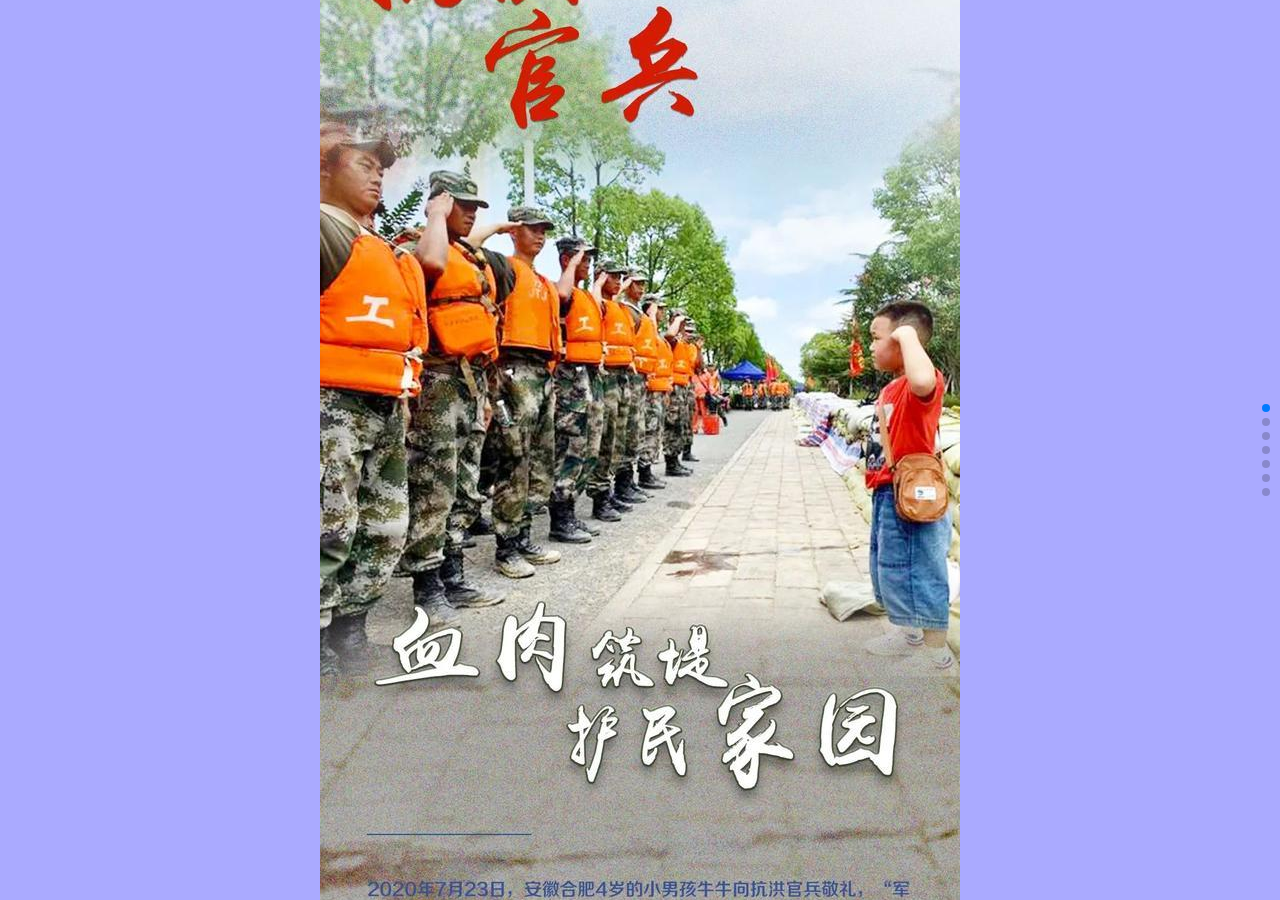
<file: two.html>
<!DOCTYPE html>
<head>
	<meta charset="utf-8">
	<meta name="viewport" content="width=device-width, user-scalab=no,
	initial-scale=1.0,maximun-scale=1.0,minmun=1.0" />
	<title>Swiper demo</title>
	<!-- Link Swiper's CSS -->
	<link rel="stylesheet" href="css/swiper-bundle.min.css">

	<!-- Demo styles -->
	<style>
		* {
			margin: 0;
			padding: 0;
		}

		html,
		body {
			margin: 0;
			padding: 0;
			overflow: hidden;
			max-width: 1080px;
			min-width: 320px;
		}

		.two {
			width: 100%;
			height: 100%;
			top: 0;
			z-index: -1;
			position: absolute;
		}

		img {
			width: 100%;
			height: 100%;
		}

		.swiper-wrapper {
			transition-delay: .3s;
		}

		.swiper-container {
			/* margin: 20px auto; */
			width: 100%;
			height: 100%;
		}

		.swiper-slide {
			text-align: center;
			font-size: 18px;
			background: #fff;
			width: 100%;
			height: 100%;

			/* Center slide text vertically */
			display: -webkit-box;
			display: -ms-flexbox;
			display: -webkit-flex;
			display: flex;
			-webkit-box-pack: center;
			-ms-flex-pack: center;
			-webkit-justify-content: center;
			justify-content: center;
			-webkit-box-align: center;
			-ms-flex-align: center;
			-webkit-align-items: center;
			align-items: center;
		}

		.swiper-slide:nth-child(1) {
			background: #aaaaff;
			color: #fff;
		}

		.swiper-slide:nth-child(2) {
			background: #3183ff;
			color: #fff;
		}

		.swiper-slide:nth-child(3) {
			background: #00ffff;
			color: #fff;
		}

		.swiper-slide:nth-child(4) {
			background: #5555ff;
			color: #fff;
		}

		.swiper-slide:nth-child(5) {
			background: #aa00ff;
			color: #fff;
		}

		.swiper-slide:nth-child(6) {
			background: #aaff00;
			color: #fff;
		}

		.swiper-slide:nth-child(7) {
			background: #00ffff;
			color: #ff0000;
			perspective: 300px;
		}

		.swiper-slide .p {
			font-size: 50px;
			animation: xun 2s linear 0s infinite alternate;
		}

		.swiper-slide .yuan {
			position: absolute;
			top: 0;
			left: 50%;
			margin-left: -15px;
			width: 30px;
			height: 30px;
			border-radius: 15px;
			background-color: pink;
			animation: yuan 2.5s linear 0s infinite;
		}

		.swiper-slide p {
			transform: translateX(-200px);
			opacity: 0;
			transition: all .4s;
		}

		.ani-slide p {
			transform: translateX(0);
			opacity: 1;
		}

		@keyframes xun {
			from {
				transform: translate3d(0, 0, 0);
			}

			to {
				transform: translate3d(0px, 0px, 250px);
			}

		}

		@keyframes yuan {
			0% {
				transform: translate(0, 0);
			}

			25% {
				top: 50%;
				left: 100%;
			}

			50% {
				top: 100%;
				left: 50%;
			}

			75% {
				top: 50%;
				left: 0%;
			}
		}
	</style>
</head>
<body>
	<!-- Swiper -->
	<div class="two">
		<div class="swiper-container">
			<div class="swiper-wrapper">
				<div class="swiper-slide">
					<p>
						<img src="images/jun1.jpeg" />
					</p>
				</div>
				<div class="swiper-slide">
					<p>
						<img src="images/jun2.jpeg" />
					</p>
				</div>
				<div class="swiper-slide">
					<p>
						<img src="images/jun3.jpeg" />
					</p>
				</div>
				<div class="swiper-slide">
					<p>
						<img src="images/jun4.jpeg" />
					</p>
				</div>
				<div class="swiper-slide">
					<p>
						<img src="images/jun5.jpeg" />
					</p>
				</div>
				<div class="swiper-slide">
					<p>
						<img src="images/jun6.jpeg" />
					</p>
				</div>
				<div class="swiper-slide">
					<p class="p">
						完
					</p>
					<p class="yuan">

					</p>
				</div>
			</div>
			<div class="swiper-pagination"></div>
		</div>
	</div>
	<!-- Swiper JS -->
	<script src="js/swiper-bundle.min.js"></script>

	<!-- Initialize Swiper -->
	<script>
		var swiper = new Swiper('.swiper-container', {
			direction: 'vertical',
			followFinger: false,
			speed: 800,
			mousewheel: true,
			pagination: {
				el: '.swiper-pagination',
			},
			on: {
				init: function(swiper) {
					slide = this.slides.eq(0);
					slide.addClass('ani-slide');
				},
				transitionStart: function() {
					for (i = 0; i < this.slides.length; i++) {
						slide = this.slides.eq(i);
						slide.removeClass('ani-slide');
					}
				},
				transitionEnd: function() {
					slide = this.slides.eq(this.activeIndex);
					slide.addClass('ani-slide');

				},
			}
		});
	</script>
</body>
</html>
</file>
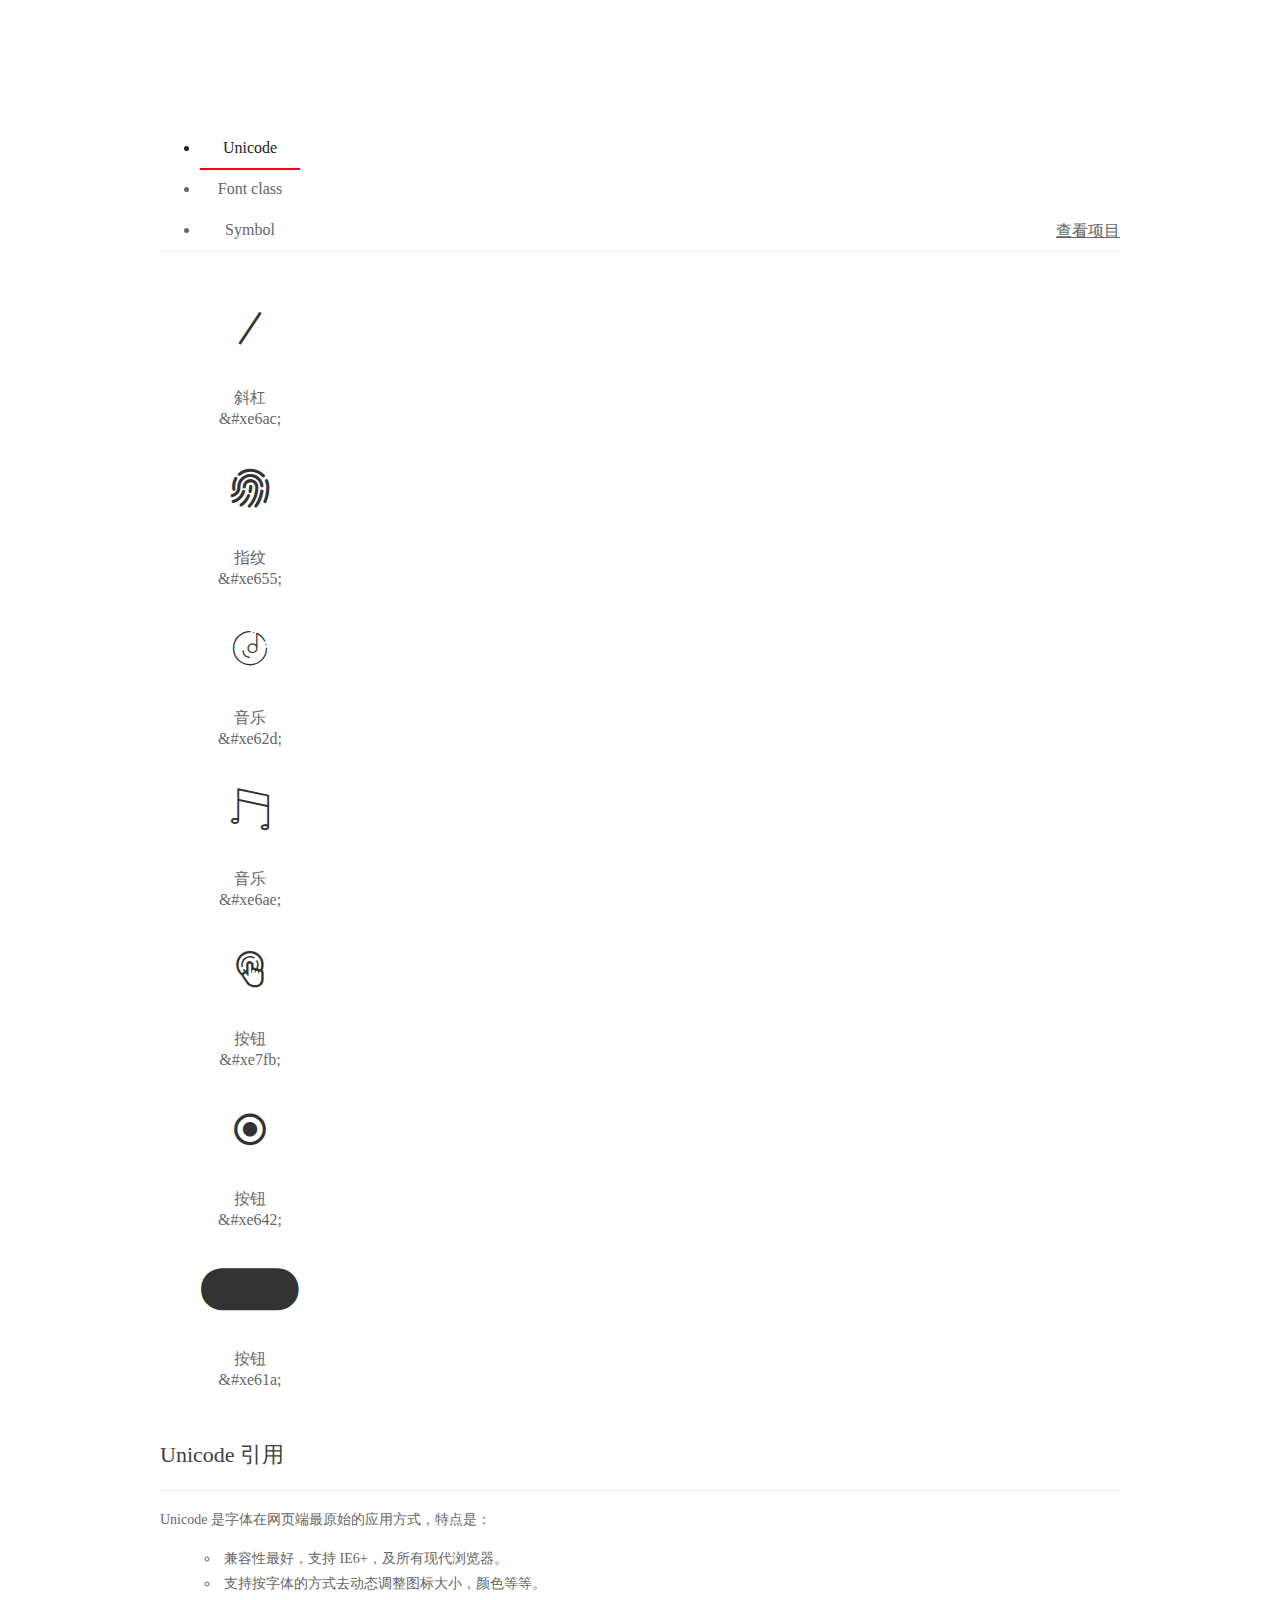
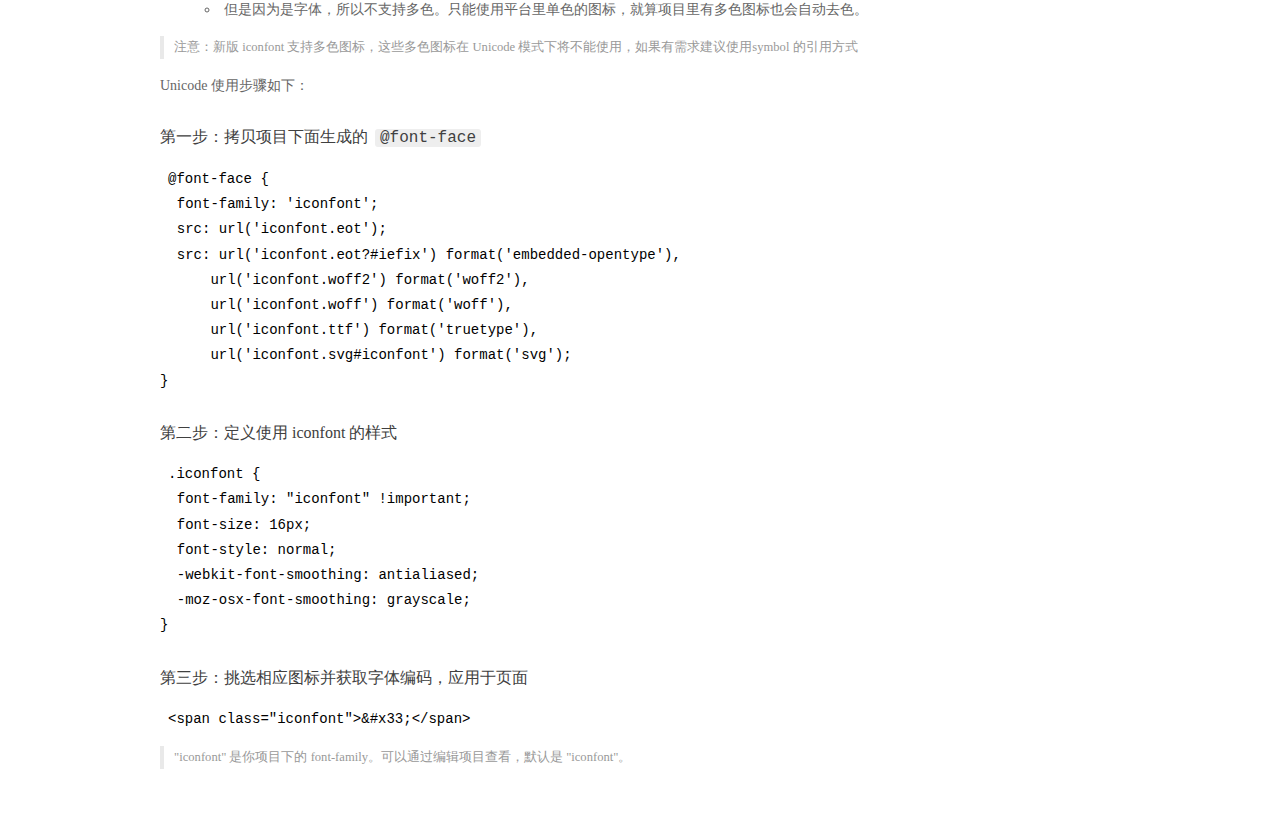
<file: font/font_1949772_4vq5nawoss3/demo_index.html>
<!DOCTYPE html>
<html>
<head>
  <meta charset="utf-8"/>
  <title>IconFont Demo</title>
  <link rel="shortcut icon" href="https://img.alicdn.com/tps/i4/TB1_oz6GVXXXXaFXpXXJDFnIXXX-64-64.ico" type="image/x-icon"/>
  <link rel="stylesheet" href="https://g.alicdn.com/thx/cube/1.3.2/cube.min.css">
  <link rel="stylesheet" href="demo.css">
  <link rel="stylesheet" href="iconfont.css">
  <script src="iconfont.js"></script>
  <!-- jQuery -->
  <script src="https://a1.alicdn.com/oss/uploads/2018/12/26/7bfddb60-08e8-11e9-9b04-53e73bb6408b.js"></script>
  <!-- 代码高亮 -->
  <script src="https://a1.alicdn.com/oss/uploads/2018/12/26/a3f714d0-08e6-11e9-8a15-ebf944d7534c.js"></script>
</head>
<body>
  <div class="main">
    <h1 class="logo"><a href="https://www.iconfont.cn/" title="iconfont 首页" target="_blank">&#xe86b;</a></h1>
    <div class="nav-tabs">
      <ul id="tabs" class="dib-box">
        <li class="dib active"><span>Unicode</span></li>
        <li class="dib"><span>Font class</span></li>
        <li class="dib"><span>Symbol</span></li>
      </ul>
      
      <a href="https://www.iconfont.cn/manage/index?manage_type=myprojects&projectId=1949772" target="_blank" class="nav-more">查看项目</a>
      
    </div>
    <div class="tab-container">
      <div class="content unicode" style="display: block;">
          <ul class="icon_lists dib-box">
          
            <li class="dib">
              <span class="icon iconfont">&#xe6ac;</span>
                <div class="name">斜杠</div>
                <div class="code-name">&amp;#xe6ac;</div>
              </li>
          
            <li class="dib">
              <span class="icon iconfont">&#xe655;</span>
                <div class="name">指纹</div>
                <div class="code-name">&amp;#xe655;</div>
              </li>
          
            <li class="dib">
              <span class="icon iconfont">&#xe62d;</span>
                <div class="name">音乐</div>
                <div class="code-name">&amp;#xe62d;</div>
              </li>
          
            <li class="dib">
              <span class="icon iconfont">&#xe6ae;</span>
                <div class="name">音乐</div>
                <div class="code-name">&amp;#xe6ae;</div>
              </li>
          
            <li class="dib">
              <span class="icon iconfont">&#xe7fb;</span>
                <div class="name">按钮</div>
                <div class="code-name">&amp;#xe7fb;</div>
              </li>
          
            <li class="dib">
              <span class="icon iconfont">&#xe642;</span>
                <div class="name">按钮</div>
                <div class="code-name">&amp;#xe642;</div>
              </li>
          
            <li class="dib">
              <span class="icon iconfont">&#xe61a;</span>
                <div class="name">按钮</div>
                <div class="code-name">&amp;#xe61a;</div>
              </li>
          
          </ul>
          <div class="article markdown">
          <h2 id="unicode-">Unicode 引用</h2>
          <hr>

          <p>Unicode 是字体在网页端最原始的应用方式，特点是：</p>
          <ul>
            <li>兼容性最好，支持 IE6+，及所有现代浏览器。</li>
            <li>支持按字体的方式去动态调整图标大小，颜色等等。</li>
            <li>但是因为是字体，所以不支持多色。只能使用平台里单色的图标，就算项目里有多色图标也会自动去色。</li>
          </ul>
          <blockquote>
            <p>注意：新版 iconfont 支持多色图标，这些多色图标在 Unicode 模式下将不能使用，如果有需求建议使用symbol 的引用方式</p>
          </blockquote>
          <p>Unicode 使用步骤如下：</p>
          <h3 id="-font-face">第一步：拷贝项目下面生成的 <code>@font-face</code></h3>
<pre><code class="language-css"
>@font-face {
  font-family: 'iconfont';
  src: url('iconfont.eot');
  src: url('iconfont.eot?#iefix') format('embedded-opentype'),
      url('iconfont.woff2') format('woff2'),
      url('iconfont.woff') format('woff'),
      url('iconfont.ttf') format('truetype'),
      url('iconfont.svg#iconfont') format('svg');
}
</code></pre>
          <h3 id="-iconfont-">第二步：定义使用 iconfont 的样式</h3>
<pre><code class="language-css"
>.iconfont {
  font-family: "iconfont" !important;
  font-size: 16px;
  font-style: normal;
  -webkit-font-smoothing: antialiased;
  -moz-osx-font-smoothing: grayscale;
}
</code></pre>
          <h3 id="-">第三步：挑选相应图标并获取字体编码，应用于页面</h3>
<pre>
<code class="language-html"
>&lt;span class="iconfont"&gt;&amp;#x33;&lt;/span&gt;
</code></pre>
          <blockquote>
            <p>"iconfont" 是你项目下的 font-family。可以通过编辑项目查看，默认是 "iconfont"。</p>
          </blockquote>
          </div>
      </div>
      <div class="content font-class">
        <ul class="icon_lists dib-box">
          
          <li class="dib">
            <span class="icon iconfont icon-xiegang"></span>
            <div class="name">
              斜杠
            </div>
            <div class="code-name">.icon-xiegang
            </div>
          </li>
          
          <li class="dib">
            <span class="icon iconfont icon-zhiwen"></span>
            <div class="name">
              指纹
            </div>
            <div class="code-name">.icon-zhiwen
            </div>
          </li>
          
          <li class="dib">
            <span class="icon iconfont icon-yinle1"></span>
            <div class="name">
              音乐
            </div>
            <div class="code-name">.icon-yinle1
            </div>
          </li>
          
          <li class="dib">
            <span class="icon iconfont icon-yinle"></span>
            <div class="name">
              音乐
            </div>
            <div class="code-name">.icon-yinle
            </div>
          </li>
          
          <li class="dib">
            <span class="icon iconfont icon-anniu"></span>
            <div class="name">
              按钮
            </div>
            <div class="code-name">.icon-anniu
            </div>
          </li>
          
          <li class="dib">
            <span class="icon iconfont icon-anniu1"></span>
            <div class="name">
              按钮
            </div>
            <div class="code-name">.icon-anniu1
            </div>
          </li>
          
          <li class="dib">
            <span class="icon iconfont icon-anniu2"></span>
            <div class="name">
              按钮
            </div>
            <div class="code-name">.icon-anniu2
            </div>
          </li>
          
        </ul>
        <div class="article markdown">
        <h2 id="font-class-">font-class 引用</h2>
        <hr>

        <p>font-class 是 Unicode 使用方式的一种变种，主要是解决 Unicode 书写不直观，语意不明确的问题。</p>
        <p>与 Unicode 使用方式相比，具有如下特点：</p>
        <ul>
          <li>兼容性良好，支持 IE8+，及所有现代浏览器。</li>
          <li>相比于 Unicode 语意明确，书写更直观。可以很容易分辨这个 icon 是什么。</li>
          <li>因为使用 class 来定义图标，所以当要替换图标时，只需要修改 class 里面的 Unicode 引用。</li>
          <li>不过因为本质上还是使用的字体，所以多色图标还是不支持的。</li>
        </ul>
        <p>使用步骤如下：</p>
        <h3 id="-fontclass-">第一步：引入项目下面生成的 fontclass 代码：</h3>
<pre><code class="language-html">&lt;link rel="stylesheet" href="./iconfont.css"&gt;
</code></pre>
        <h3 id="-">第二步：挑选相应图标并获取类名，应用于页面：</h3>
<pre><code class="language-html">&lt;span class="iconfont icon-xxx"&gt;&lt;/span&gt;
</code></pre>
        <blockquote>
          <p>"
            iconfont" 是你项目下的 font-family。可以通过编辑项目查看，默认是 "iconfont"。</p>
        </blockquote>
      </div>
      </div>
      <div class="content symbol">
          <ul class="icon_lists dib-box">
          
            <li class="dib">
                <svg class="icon svg-icon" aria-hidden="true">
                  <use xlink:href="#icon-xiegang"></use>
                </svg>
                <div class="name">斜杠</div>
                <div class="code-name">#icon-xiegang</div>
            </li>
          
            <li class="dib">
                <svg class="icon svg-icon" aria-hidden="true">
                  <use xlink:href="#icon-zhiwen"></use>
                </svg>
                <div class="name">指纹</div>
                <div class="code-name">#icon-zhiwen</div>
            </li>
          
            <li class="dib">
                <svg class="icon svg-icon" aria-hidden="true">
                  <use xlink:href="#icon-yinle1"></use>
                </svg>
                <div class="name">音乐</div>
                <div class="code-name">#icon-yinle1</div>
            </li>
          
            <li class="dib">
                <svg class="icon svg-icon" aria-hidden="true">
                  <use xlink:href="#icon-yinle"></use>
                </svg>
                <div class="name">音乐</div>
                <div class="code-name">#icon-yinle</div>
            </li>
          
            <li class="dib">
                <svg class="icon svg-icon" aria-hidden="true">
                  <use xlink:href="#icon-anniu"></use>
                </svg>
                <div class="name">按钮</div>
                <div class="code-name">#icon-anniu</div>
            </li>
          
            <li class="dib">
                <svg class="icon svg-icon" aria-hidden="true">
                  <use xlink:href="#icon-anniu1"></use>
                </svg>
                <div class="name">按钮</div>
                <div class="code-name">#icon-anniu1</div>
            </li>
          
            <li class="dib">
                <svg class="icon svg-icon" aria-hidden="true">
                  <use xlink:href="#icon-anniu2"></use>
                </svg>
                <div class="name">按钮</div>
                <div class="code-name">#icon-anniu2</div>
            </li>
          
          </ul>
          <div class="article markdown">
          <h2 id="symbol-">Symbol 引用</h2>
          <hr>

          <p>这是一种全新的使用方式，应该说这才是未来的主流，也是平台目前推荐的用法。相关介绍可以参考这篇<a href="">文章</a>
            这种用法其实是做了一个 SVG 的集合，与另外两种相比具有如下特点：</p>
          <ul>
            <li>支持多色图标了，不再受单色限制。</li>
            <li>通过一些技巧，支持像字体那样，通过 <code>font-size</code>, <code>color</code> 来调整样式。</li>
            <li>兼容性较差，支持 IE9+，及现代浏览器。</li>
            <li>浏览器渲染 SVG 的性能一般，还不如 png。</li>
          </ul>
          <p>使用步骤如下：</p>
          <h3 id="-symbol-">第一步：引入项目下面生成的 symbol 代码：</h3>
<pre><code class="language-html">&lt;script src="./iconfont.js"&gt;&lt;/script&gt;
</code></pre>
          <h3 id="-css-">第二步：加入通用 CSS 代码（引入一次就行）：</h3>
<pre><code class="language-html">&lt;style&gt;
.icon {
  width: 1em;
  height: 1em;
  vertical-align: -0.15em;
  fill: currentColor;
  overflow: hidden;
}
&lt;/style&gt;
</code></pre>
          <h3 id="-">第三步：挑选相应图标并获取类名，应用于页面：</h3>
<pre><code class="language-html">&lt;svg class="icon" aria-hidden="true"&gt;
  &lt;use xlink:href="#icon-xxx"&gt;&lt;/use&gt;
&lt;/svg&gt;
</code></pre>
          </div>
      </div>

    </div>
  </div>
  <script>
  $(document).ready(function () {
      $('.tab-container .content:first').show()

      $('#tabs li').click(function (e) {
        var tabContent = $('.tab-container .content')
        var index = $(this).index()

        if ($(this).hasClass('active')) {
          return
        } else {
          $('#tabs li').removeClass('active')
          $(this).addClass('active')

          tabContent.hide().eq(index).fadeIn()
        }
      })
    })
  </script>
</body>
</html>
</file>
<file: font/font_1949772_4vq5nawoss3/demo.css>
/* Logo 字体 */
@font-face {
  font-family: "iconfont logo";
  src: url('https://at.alicdn.com/t/font_985780_km7mi63cihi.eot?t=1545807318834');
  src: url('https://at.alicdn.com/t/font_985780_km7mi63cihi.eot?t=1545807318834#iefix') format('embedded-opentype'),
    url('https://at.alicdn.com/t/font_985780_km7mi63cihi.woff?t=1545807318834') format('woff'),
    url('https://at.alicdn.com/t/font_985780_km7mi63cihi.ttf?t=1545807318834') format('truetype'),
    url('https://at.alicdn.com/t/font_985780_km7mi63cihi.svg?t=1545807318834#iconfont') format('svg');
}

.logo {
  font-family: "iconfont logo";
  font-size: 160px;
  font-style: normal;
  -webkit-font-smoothing: antialiased;
  -moz-osx-font-smoothing: grayscale;
}

/* tabs */
.nav-tabs {
  position: relative;
}

.nav-tabs .nav-more {
  position: absolute;
  right: 0;
  bottom: 0;
  height: 42px;
  line-height: 42px;
  color: #666;
}

#tabs {
  border-bottom: 1px solid #eee;
}

#tabs li {
  cursor: pointer;
  width: 100px;
  height: 40px;
  line-height: 40px;
  text-align: center;
  font-size: 16px;
  border-bottom: 2px solid transparent;
  position: relative;
  z-index: 1;
  margin-bottom: -1px;
  color: #666;
}


#tabs .active {
  border-bottom-color: #f00;
  color: #222;
}

.tab-container .content {
  display: none;
}

/* 页面布局 */
.main {
  padding: 30px 100px;
  width: 960px;
  margin: 0 auto;
}

.main .logo {
  color: #333;
  text-align: left;
  margin-bottom: 30px;
  line-height: 1;
  height: 110px;
  margin-top: -50px;
  overflow: hidden;
  *zoom: 1;
}

.main .logo a {
  font-size: 160px;
  color: #333;
}

.helps {
  margin-top: 40px;
}

.helps pre {
  padding: 20px;
  margin: 10px 0;
  border: solid 1px #e7e1cd;
  background-color: #fffdef;
  overflow: auto;
}

.icon_lists {
  width: 100% !important;
  overflow: hidden;
  *zoom: 1;
}

.icon_lists li {
  width: 100px;
  margin-bottom: 10px;
  margin-right: 20px;
  text-align: center;
  list-style: none !important;
  cursor: default;
}

.icon_lists li .code-name {
  line-height: 1.2;
}

.icon_lists .icon {
  display: block;
  height: 100px;
  line-height: 100px;
  font-size: 42px;
  margin: 10px auto;
  color: #333;
  -webkit-transition: font-size 0.25s linear, width 0.25s linear;
  -moz-transition: font-size 0.25s linear, width 0.25s linear;
  transition: font-size 0.25s linear, width 0.25s linear;
}

.icon_lists .icon:hover {
  font-size: 100px;
}

.icon_lists .svg-icon {
  /* 通过设置 font-size 来改变图标大小 */
  width: 1em;
  /* 图标和文字相邻时，垂直对齐 */
  vertical-align: -0.15em;
  /* 通过设置 color 来改变 SVG 的颜色/fill */
  fill: currentColor;
  /* path 和 stroke 溢出 viewBox 部分在 IE 下会显示
      normalize.css 中也包含这行 */
  overflow: hidden;
}

.icon_lists li .name,
.icon_lists li .code-name {
  color: #666;
}

/* markdown 样式 */
.markdown {
  color: #666;
  font-size: 14px;
  line-height: 1.8;
}

.highlight {
  line-height: 1.5;
}

.markdown img {
  vertical-align: middle;
  max-width: 100%;
}

.markdown h1 {
  color: #404040;
  font-weight: 500;
  line-height: 40px;
  margin-bottom: 24px;
}

.markdown h2,
.markdown h3,
.markdown h4,
.markdown h5,
.markdown h6 {
  color: #404040;
  margin: 1.6em 0 0.6em 0;
  font-weight: 500;
  clear: both;
}

.markdown h1 {
  font-size: 28px;
}

.markdown h2 {
  font-size: 22px;
}

.markdown h3 {
  font-size: 16px;
}

.markdown h4 {
  font-size: 14px;
}

.markdown h5 {
  font-size: 12px;
}

.markdown h6 {
  font-size: 12px;
}

.markdown hr {
  height: 1px;
  border: 0;
  background: #e9e9e9;
  margin: 16px 0;
  clear: both;
}

.markdown p {
  margin: 1em 0;
}

.markdown>p,
.markdown>blockquote,
.markdown>.highlight,
.markdown>ol,
.markdown>ul {
  width: 80%;
}

.markdown ul>li {
  list-style: circle;
}

.markdown>ul li,
.markdown blockquote ul>li {
  margin-left: 20px;
  padding-left: 4px;
}

.markdown>ul li p,
.markdown>ol li p {
  margin: 0.6em 0;
}

.markdown ol>li {
  list-style: decimal;
}

.markdown>ol li,
.markdown blockquote ol>li {
  margin-left: 20px;
  padding-left: 4px;
}

.markdown code {
  margin: 0 3px;
  padding: 0 5px;
  background: #eee;
  border-radius: 3px;
}

.markdown strong,
.markdown b {
  font-weight: 600;
}

.markdown>table {
  border-collapse: collapse;
  border-spacing: 0px;
  empty-cells: show;
  border: 1px solid #e9e9e9;
  width: 95%;
  margin-bottom: 24px;
}

.markdown>table th {
  white-space: nowrap;
  color: #333;
  font-weight: 600;
}

.markdown>table th,
.markdown>table td {
  border: 1px solid #e9e9e9;
  padding: 8px 16px;
  text-align: left;
}

.markdown>table th {
  background: #F7F7F7;
}

.markdown blockquote {
  font-size: 90%;
  color: #999;
  border-left: 4px solid #e9e9e9;
  padding-left: 0.8em;
  margin: 1em 0;
}

.markdown blockquote p {
  margin: 0;
}

.markdown .anchor {
  opacity: 0;
  transition: opacity 0.3s ease;
  margin-left: 8px;
}

.markdown .waiting {
  color: #ccc;
}

.markdown h1:hover .anchor,
.markdown h2:hover .anchor,
.markdown h3:hover .anchor,
.markdown h4:hover .anchor,
.markdown h5:hover .anchor,
.markdown h6:hover .anchor {
  opacity: 1;
  display: inline-block;
}

.markdown>br,
.markdown>p>br {
  clear: both;
}


.hljs {
  display: block;
  background: white;
  padding: 0.5em;
  color: #333333;
  overflow-x: auto;
}

.hljs-comment,
.hljs-meta {
  color: #969896;
}

.hljs-string,
.hljs-variable,
.hljs-template-variable,
.hljs-strong,
.hljs-emphasis,
.hljs-quote {
  color: #df5000;
}

.hljs-keyword,
.hljs-selector-tag,
.hljs-type {
  color: #a71d5d;
}

.hljs-literal,
.hljs-symbol,
.hljs-bullet,
.hljs-attribute {
  color: #0086b3;
}

.hljs-section,
.hljs-name {
  color: #63a35c;
}

.hljs-tag {
  color: #333333;
}

.hljs-title,
.hljs-attr,
.hljs-selector-id,
.hljs-selector-class,
.hljs-selector-attr,
.hljs-selector-pseudo {
  color: #795da3;
}

.hljs-addition {
  color: #55a532;
  background-color: #eaffea;
}

.hljs-deletion {
  color: #bd2c00;
  background-color: #ffecec;
}

.hljs-link {
  text-decoration: underline;
}

/* 代码高亮 */
/* PrismJS 1.15.0
https://prismjs.com/download.html#themes=prism&languages=markup+css+clike+javascript */
/**
 * prism.js default theme for JavaScript, CSS and HTML
 * Based on dabblet (http://dabblet.com)
 * @author Lea Verou
 */
code[class*="language-"],
pre[class*="language-"] {
  color: black;
  background: none;
  text-shadow: 0 1px white;
  font-family: Consolas, Monaco, 'Andale Mono', 'Ubuntu Mono', monospace;
  text-align: left;
  white-space: pre;
  word-spacing: normal;
  word-break: normal;
  word-wrap: normal;
  line-height: 1.5;

  -moz-tab-size: 4;
  -o-tab-size: 4;
  tab-size: 4;

  -webkit-hyphens: none;
  -moz-hyphens: none;
  -ms-hyphens: none;
  hyphens: none;
}

pre[class*="language-"]::-moz-selection,
pre[class*="language-"] ::-moz-selection,
code[class*="language-"]::-moz-selection,
code[class*="language-"] ::-moz-selection {
  text-shadow: none;
  background: #b3d4fc;
}

pre[class*="language-"]::selection,
pre[class*="language-"] ::selection,
code[class*="language-"]::selection,
code[class*="language-"] ::selection {
  text-shadow: none;
  background: #b3d4fc;
}

@media print {

  code[class*="language-"],
  pre[class*="language-"] {
    text-shadow: none;
  }
}

/* Code blocks */
pre[class*="language-"] {
  padding: 1em;
  margin: .5em 0;
  overflow: auto;
}

:not(pre)>code[class*="language-"],
pre[class*="language-"] {
  background: #f5f2f0;
}

/* Inline code */
:not(pre)>code[class*="language-"] {
  padding: .1em;
  border-radius: .3em;
  white-space: normal;
}

.token.comment,
.token.prolog,
.token.doctype,
.token.cdata {
  color: slategray;
}

.token.punctuation {
  color: #999;
}

.namespace {
  opacity: .7;
}

.token.property,
.token.tag,
.token.boolean,
.token.number,
.token.constant,
.token.symbol,
.token.deleted {
  color: #905;
}

.token.selector,
.token.attr-name,
.token.string,
.token.char,
.token.builtin,
.token.inserted {
  color: #690;
}

.token.operator,
.token.entity,
.token.url,
.language-css .token.string,
.style .token.string {
  color: #9a6e3a;
  background: hsla(0, 0%, 100%, .5);
}

.token.atrule,
.token.attr-value,
.token.keyword {
  color: #07a;
}

.token.function,
.token.class-name {
  color: #DD4A68;
}

.token.regex,
.token.important,
.token.variable {
  color: #e90;
}

.token.important,
.token.bold {
  font-weight: bold;
}

.token.italic {
  font-style: italic;
}

.token.entity {
  cursor: help;
}
</file>
<file: font/font_1949772_4vq5nawoss3/iconfont.css>
@font-face {font-family: "iconfont";
  src: url('iconfont.eot?t=1596281418533'); /* IE9 */
  src: url('iconfont.eot?t=1596281418533#iefix') format('embedded-opentype'), /* IE6-IE8 */
  url('[data-uri]') format('woff2'),
  url('iconfont.woff?t=1596281418533') format('woff'),
  url('iconfont.ttf?t=1596281418533') format('truetype'), /* chrome, firefox, opera, Safari, Android, iOS 4.2+ */
  url('iconfont.svg?t=1596281418533#iconfont') format('svg'); /* iOS 4.1- */
}

.iconfont {
  font-family: "iconfont" !important;
  font-size: 16px;
  font-style: normal;
  -webkit-font-smoothing: antialiased;
  -moz-osx-font-smoothing: grayscale;
}

.icon-xiegang:before {
  content: "\e6ac";
}

.icon-zhiwen:before {
  content: "\e655";
}

.icon-yinle1:before {
  content: "\e62d";
}

.icon-yinle:before {
  content: "\e6ae";
}

.icon-anniu:before {
  content: "\e7fb";
}

.icon-anniu1:before {
  content: "\e642";
}

.icon-anniu2:before {
  content: "\e61a";
}
</file>
